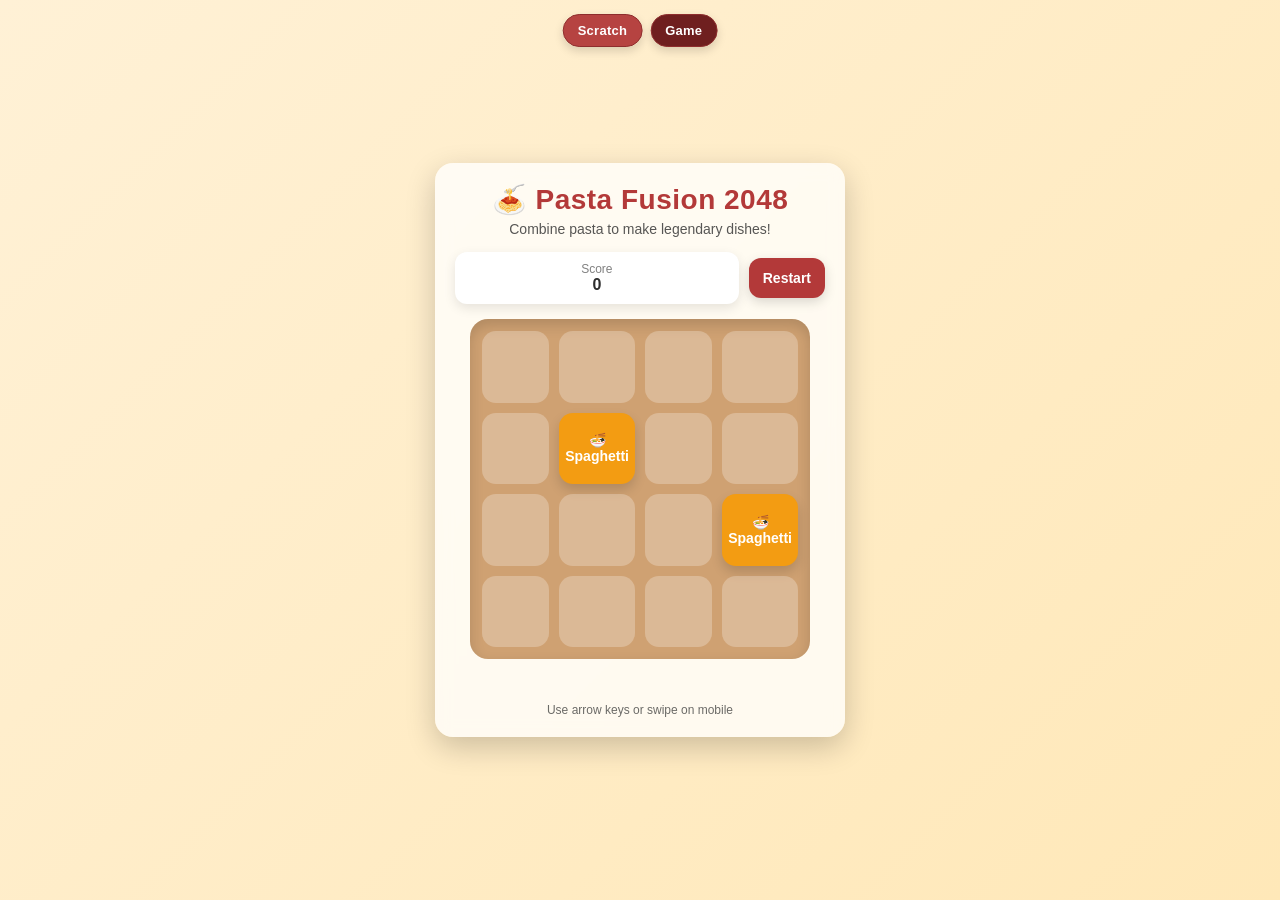
<file: game.html>
<!DOCTYPE html>
<html lang="en">
<head>
  <meta charset="UTF-8" />
  <meta name="viewport" content="width=device-width, initial-scale=1.0"/>
  <title>Pasta Fusion 2048</title>

  <style>
    :root {
      --bg: #fff6e6;
      --card: rgba(255, 255, 255, 0.75);
      --board: #cfa172;
      --empty: rgba(255,255,255,0.25);
      --accent: #b33939;
      --text: #2d2d2d;
    }

    body {
      font-family: "Trebuchet MS", Arial, sans-serif;
      background: linear-gradient(135deg, #fff1d6, #ffe8b8);
      margin: 0;
      height: 100vh;
      display: flex;
      justify-content: center;
      align-items: center;
      color: var(--text);
    }

    .page-tabs {
      position: fixed;
      top: 14px;
      left: 50%;
      transform: translateX(-50%);
      display: flex;
      gap: 8px;
      z-index: 30;
    }

    .page-tab {
      text-decoration: none;
      color: #fff;
      background: rgba(179, 57, 57, 0.95);
      border: 1px solid #8e2d2d;
      border-radius: 999px;
      padding: 8px 14px;
      font-size: 13px;
      font-weight: bold;
      letter-spacing: 0.02em;
      box-shadow: 0 4px 10px rgba(0, 0, 0, 0.15);
    }

    .page-tab:hover {
      background: #8e2d2d;
    }

    .page-tab.active {
      background: #6f1f1f;
      cursor: default;
    }

    .container {
      width: 370px;
      padding: 20px;
      border-radius: 18px;
      background: var(--card);
      box-shadow: 0 10px 30px rgba(0,0,0,0.2);
      text-align: center;
      backdrop-filter: blur(8px);
    }

    h1 {
      margin: 0;
      font-size: 28px;
      color: var(--accent);
      letter-spacing: 0.5px;
    }

    .subtitle {
      font-size: 14px;
      margin-top: 5px;
      opacity: 0.8;
    }

    .top-bar {
      display: flex;
      justify-content: space-between;
      align-items: center;
      margin: 15px 0;
      gap: 10px;
    }

    .score-box {
      flex: 1;
      background: white;
      border-radius: 12px;
      padding: 10px;
      font-weight: bold;
      box-shadow: 0 4px 12px rgba(0,0,0,0.1);
    }

    .score-box span {
      display: block;
      font-size: 12px;
      font-weight: normal;
      opacity: 0.6;
    }

    button {
      border: none;
      border-radius: 12px;
      padding: 12px 14px;
      background: var(--accent);
      color: white;
      font-size: 14px;
      font-weight: bold;
      cursor: pointer;
      transition: transform 0.1s ease, background 0.2s ease;
      box-shadow: 0 4px 12px rgba(0,0,0,0.15);
    }

    button:hover {
      background: #8e2d2d;
      transform: translateY(-2px);
    }

    button:active {
      transform: scale(0.97);
    }

    #game-board {
      width: 340px;
      height: 340px;
      background: var(--board);
      border-radius: 18px;
      display: grid;
      grid-template-columns: repeat(4, 1fr);
      grid-template-rows: repeat(4, 1fr);
      gap: 10px;
      padding: 12px;
      box-sizing: border-box;
      box-shadow: inset 0 6px 14px rgba(0,0,0,0.15);
      margin: auto;
      touch-action: none;
    }

    .tile {
      border-radius: 14px;
      display: flex;
      justify-content: center;
      align-items: center;
      font-weight: bold;
      font-size: 14px;
      text-align: center;
      padding: 6px;
      box-sizing: border-box;
      user-select: none;
      transform: scale(1);
      animation: spawn 0.15s ease;
      box-shadow: 0 6px 12px rgba(0,0,0,0.15);
    }

    .empty {
      background: var(--empty);
      box-shadow: none;
      animation: none;
    }

    @keyframes spawn {
      from { transform: scale(0.6); opacity: 0.5; }
      to { transform: scale(1); opacity: 1; }
    }

    @keyframes pop {
      0% { transform: scale(1); }
      50% { transform: scale(1.12); }
      100% { transform: scale(1); }
    }

    .pop {
      animation: pop 0.18s ease;
    }

    #message {
      margin-top: 12px;
      font-size: 15px;
      font-weight: bold;
      min-height: 22px;
    }

    .hint {
      font-size: 12px;
      opacity: 0.7;
      margin-top: 10px;
    }
  </style>
</head>

<body>
  <nav class="page-tabs" aria-label="Page tabs">
    <a class="page-tab" href="scratch.html">Scratch</a>
    <a class="page-tab active" href="game.html" aria-current="page">Game</a>
  </nav>

  <div class="container">
    <h1>🍝 Pasta Fusion 2048</h1>
    <div class="subtitle">Combine pasta to make legendary dishes!</div>

    <div class="top-bar">
      <div class="score-box" id="scoreBox">
        <span>Score</span>
        <div id="score">0</div>
      </div>
      <button onclick="resetGame()">Restart</button>
    </div>

    <div id="game-board"></div>
    <div id="message"></div>
    <div class="hint">Use arrow keys or swipe on mobile</div>
  </div>

  <script>
    const boardSize = 4;
    let board = [];
    let score = 0;

    const pastaLevels = [
      "🍜 Spaghetti",
      "🌀 Penne",
      "🧄 Rigatoni",
      "🥟 Ravioli",
      "🧀 Lasagna",
      "🥓 Carbonara",
      "🍤 Alfredo",
      "⭐ Nonna’s Special"
    ];

    const tileColors = [
      "#f39c12",
      "#e67e22",
      "#d35400",
      "#c0392b",
      "#8e44ad",
      "#2980b9",
      "#27ae60",
      "#2c3e50"
    ];

    function initBoard() {
      board = Array(boardSize).fill().map(() => Array(boardSize).fill(0));
      score = 0;
      document.getElementById("message").textContent = "";
      addRandomTile();
      addRandomTile();
      updateBoard();
    }

    function addRandomTile() {
      let empty = [];
      for (let r = 0; r < boardSize; r++) {
        for (let c = 0; c < boardSize; c++) {
          if (board[r][c] === 0) empty.push({r, c});
        }
      }
      if (empty.length === 0) return;

      let spot = empty[Math.floor(Math.random() * empty.length)];
      board[spot.r][spot.c] = Math.random() < 0.9 ? 1 : 2;
    }

    function updateBoard(popTiles = []) {
      const gameBoard = document.getElementById("game-board");
      gameBoard.innerHTML = "";

      for (let r = 0; r < boardSize; r++) {
        for (let c = 0; c < boardSize; c++) {
          const val = board[r][c];
          const tile = document.createElement("div");

          if (val === 0) {
            tile.className = "tile empty";
          } else {
            tile.className = "tile";
            tile.textContent = pastaLevels[val - 1];
            tile.style.background = tileColors[val - 1];
            tile.style.color = "white";

            if (popTiles.some(t => t.r === r && t.c === c)) {
              tile.classList.add("pop");
            }
          }

          gameBoard.appendChild(tile);
        }
      }

      document.getElementById("score").textContent = score;

      if (checkWin()) {
        document.getElementById("message").textContent = "🎉 You made Nonna proud! YOU WIN!";
      } else if (checkGameOver()) {
        document.getElementById("message").textContent = "💀 Game Over! The kitchen is closed.";
      }
    }

    function slide(row, rowIndex, reversed=false) {
      let arr = row.filter(v => v !== 0);
      let mergedPositions = [];

      for (let i = 0; i < arr.length - 1; i++) {
        if (arr[i] === arr[i + 1]) {
          arr[i]++;
          score += arr[i] * 10;
          arr[i + 1] = 0;
          mergedPositions.push(i);
        }
      }

      arr = arr.filter(v => v !== 0);

      while (arr.length < boardSize) arr.push(0);

      return { newRow: arr, mergedPositions };
    }

    function rotateBoard() {
      let newBoard = Array(boardSize).fill().map(() => Array(boardSize).fill(0));
      for (let r = 0; r < boardSize; r++) {
        for (let c = 0; c < boardSize; c++) {
          newBoard[c][boardSize - 1 - r] = board[r][c];
        }
      }
      board = newBoard;
    }

    function moveLeft() {
      let moved = false;
      let popTiles = [];

      for (let r = 0; r < boardSize; r++) {
        let original = [...board[r]];
        let result = slide(board[r], r);

        board[r] = result.newRow;

        if (original.toString() !== board[r].toString()) moved = true;

        result.mergedPositions.forEach(pos => {
          popTiles.push({ r: r, c: pos });
        });
      }

      return { moved, popTiles };
    }

    function move(direction) {
      if (checkWin() || checkGameOver()) return;

      let movedResult;

      if (direction === "left") {
        movedResult = moveLeft();
      }
      else if (direction === "up") {
        rotateBoard(); rotateBoard(); rotateBoard();
        movedResult = moveLeft();
        rotateBoard();
      }
      else if (direction === "right") {
        rotateBoard(); rotateBoard();
        movedResult = moveLeft();
        rotateBoard(); rotateBoard();
      }
      else if (direction === "down") {
        rotateBoard();
        movedResult = moveLeft();
        rotateBoard(); rotateBoard(); rotateBoard();
      }

      if (movedResult.moved) {
        addRandomTile();
        updateBoard(movedResult.popTiles);
      }
    }

    function checkWin() {
      for (let r = 0; r < boardSize; r++) {
        for (let c = 0; c < boardSize; c++) {
          if (board[r][c] === pastaLevels.length) return true;
        }
      }
      return false;
    }

    function checkGameOver() {
      for (let r = 0; r < boardSize; r++) {
        for (let c = 0; c < boardSize; c++) {
          if (board[r][c] === 0) return false;
          if (c < boardSize - 1 && board[r][c] === board[r][c + 1]) return false;
          if (r < boardSize - 1 && board[r][c] === board[r + 1][c]) return false;
        }
      }
      return true;
    }

    function resetGame() {
      initBoard();
    }

    // Keyboard Controls
    document.addEventListener("keydown", (e) => {
      if (e.key === "ArrowLeft") move("left");
      if (e.key === "ArrowRight") move("right");
      if (e.key === "ArrowUp") move("up");
      if (e.key === "ArrowDown") move("down");
    });

    // Swipe Controls (Mobile)
    let touchStartX = 0;
    let touchStartY = 0;

    const boardElement = document.getElementById("game-board");

    boardElement.addEventListener("touchstart", (e) => {
      touchStartX = e.touches[0].clientX;
      touchStartY = e.touches[0].clientY;
    });

    boardElement.addEventListener("touchend", (e) => {
      let touchEndX = e.changedTouches[0].clientX;
      let touchEndY = e.changedTouches[0].clientY;

      let dx = touchEndX - touchStartX;
      let dy = touchEndY - touchStartY;

      if (Math.abs(dx) > Math.abs(dy)) {
        if (dx > 40) move("right");
        else if (dx < -40) move("left");
      } else {
        if (dy > 40) move("down");
        else if (dy < -40) move("up");
      }
    });

    initBoard();
  </script>
</body>
</html>
</file>
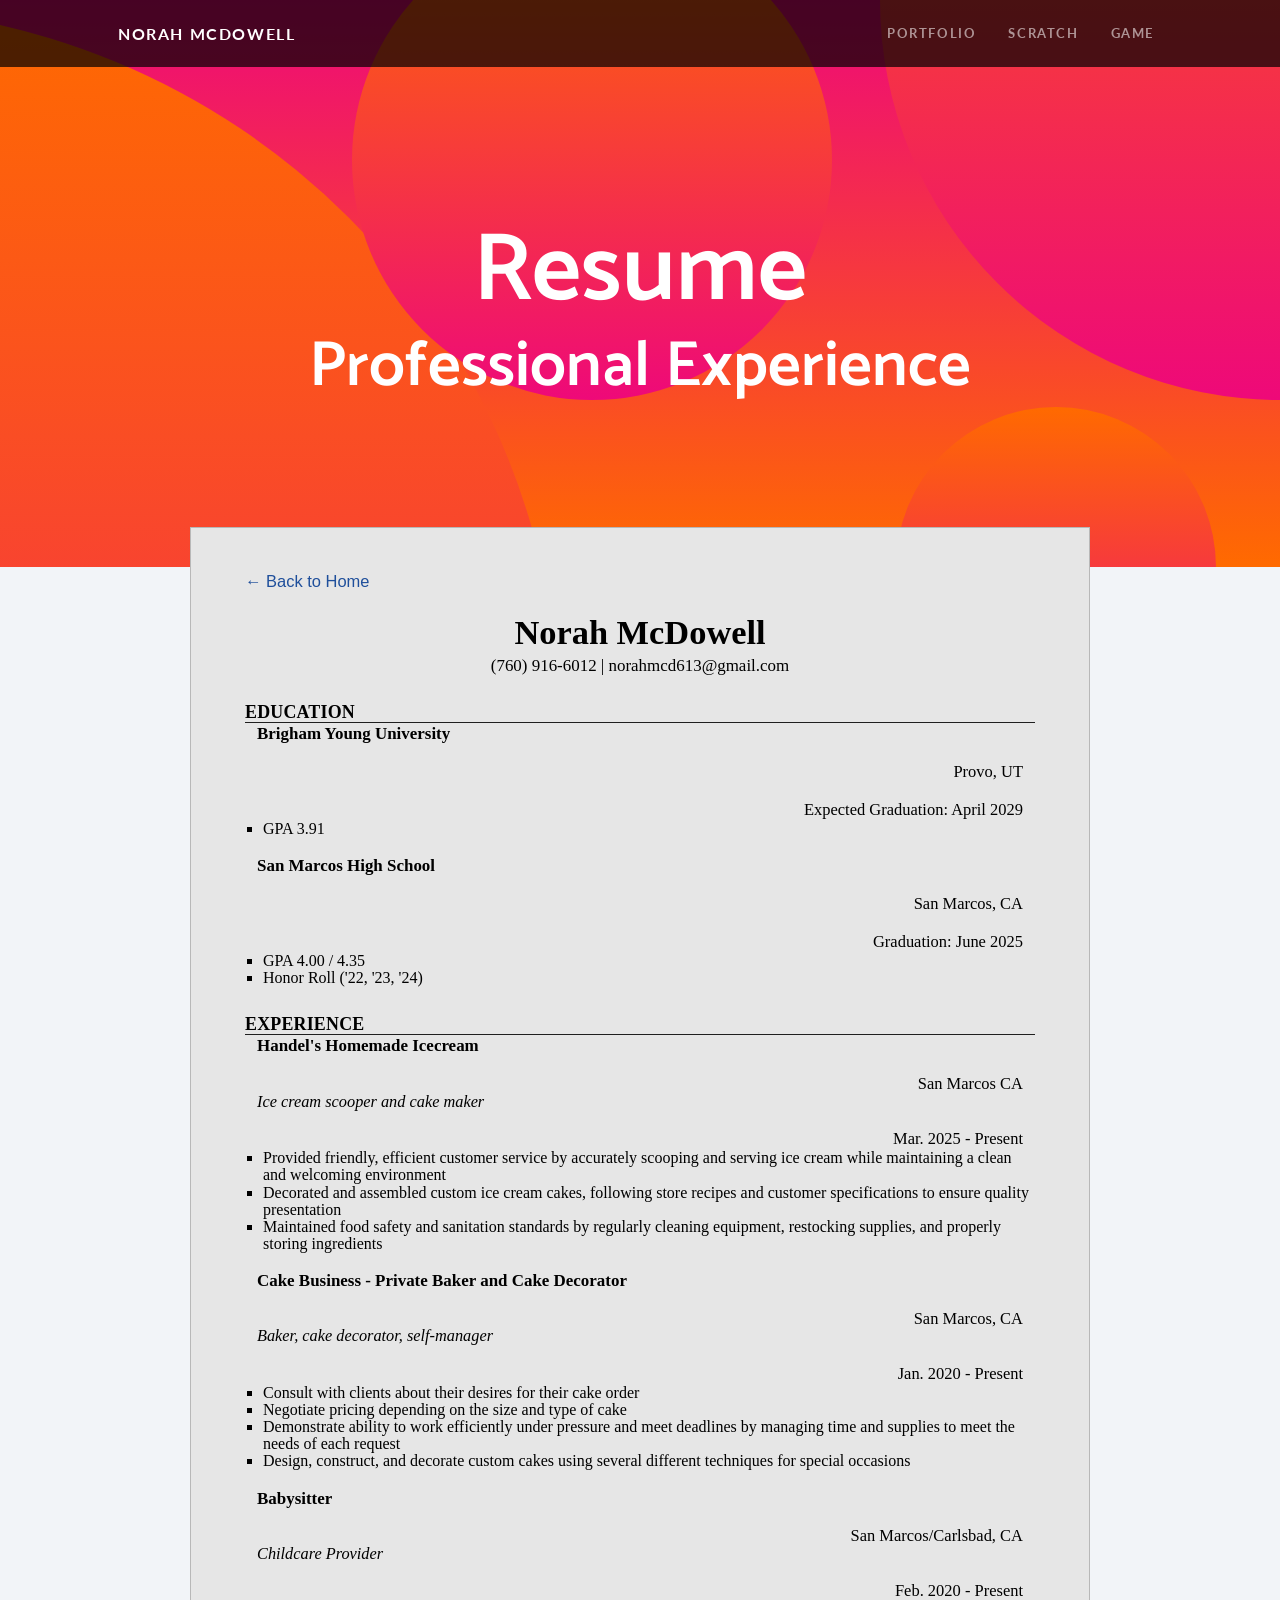
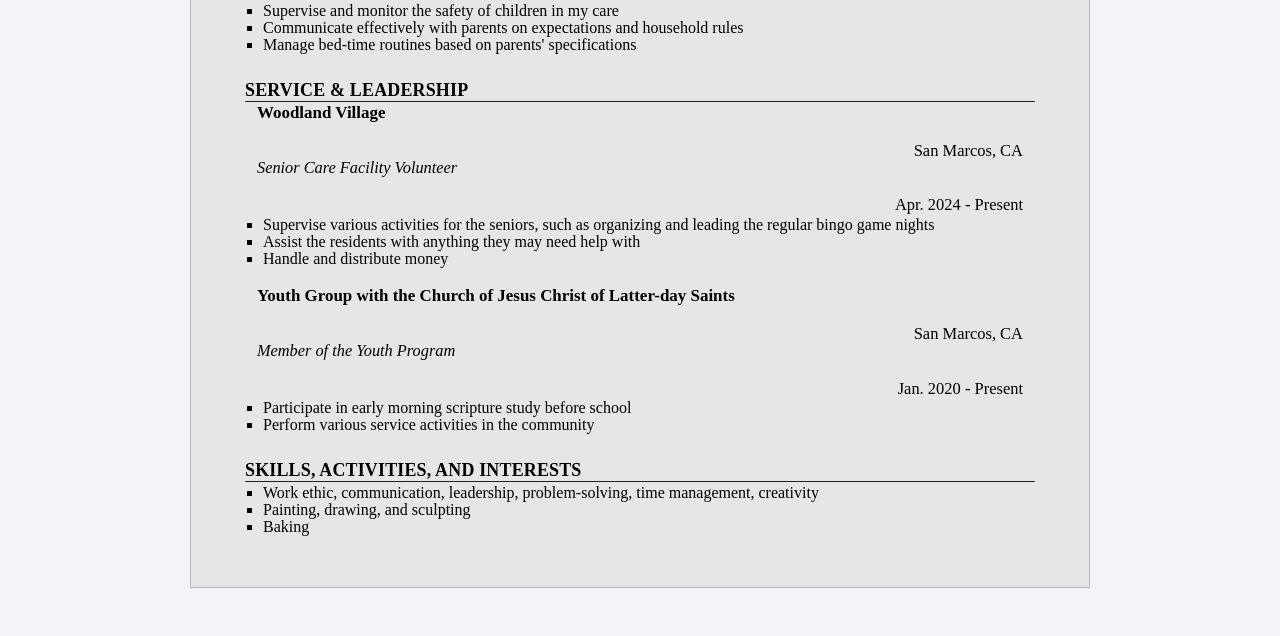
<file: resume.html>
<!DOCTYPE html>
<html lang="en">
<head>
  <meta charset="utf-8" />
  <meta name="viewport" content="width=device-width, initial-scale=1" />
  <title>Norah McDowell Resume</title>
  <link rel="icon" type="image/x-icon" href="assets/favicon.ico" />
  <link href="https://fonts.googleapis.com/css?family=Catamaran:100,200,300,400,500,600,700,800,900" rel="stylesheet" />
  <link href="https://fonts.googleapis.com/css?family=Lato:100,100i,300,300i,400,400i,700,700i,900,900i" rel="stylesheet" />
  <link href="css/styles.css" rel="stylesheet" />
  <style>
    :root {
      --paper: #ffffff;
      --ink: #101010;
      --line: #2b2b2b;
      --bg: #f2f4f8;
    }

    * {
      box-sizing: border-box;
    }

    body {
      margin: 0;
      background: var(--bg);
    }

    .resume-hero {
      padding-top: calc(5rem + 72px);
      padding-bottom: 4rem;
    }

    .resume-shell {
      max-width: 980px;
      margin: -2.5rem auto 3rem;
      padding: 0 24px;
      position: relative;
      z-index: 2;
    }

    .resume {
      max-width: 900px;
      margin: 0 auto;
      background: #e6e6e6;
      border: 1px solid #b8b8b8;
      padding: 44px 54px 52px;
      box-shadow: none;
      line-height: 1.12;
      color: #000;
      font-family: "Times New Roman", Times, serif;
      font-size: 1.03rem;
    }

    .resume,
    .resume * {
      font-family: "Times New Roman", Times, serif;
    }

    .top-link {
      display: inline-block;
      margin-bottom: 22px;
      font-family: Arial, Helvetica, sans-serif;
      color: #1f4f9b;
      text-decoration: none;
    }

    .resume h1 {
      font-size: 2.15rem;
      margin: 0;
      text-align: center;
      font-weight: 700;
      letter-spacing: 0;
    }

    .contact {
      text-align: center;
      font-size: 1.06rem;
      margin: 2px 0 14px;
    }

    .section {
      margin-top: 28px;
    }

    .section-title {
      text-transform: uppercase;
      font-size: 1.12rem;
      font-weight: 700;
      font-variant: small-caps;
      border-bottom: 1px solid #1f1f1f;
      margin: 0 0 2px;
      letter-spacing: 0.2px;
      line-height: 1.1;
    }

    .entry {
      margin: 0;
    }

    .entry + .entry {
      margin-top: 20px;
    }

    .row {
      display: flex;
      justify-content: space-between;
      gap: 20px;
      align-items: flex-end;
      margin: 0;
      line-height: 1.06;
    }

    .entry .row + .row {
      margin-top: 0;
    }

    .row strong {
      font-size: 1.06rem;
      font-weight: 700;
      line-height: 1.06;
    }

    .right {
      text-align: right;
      font-size: 1.03rem;
      white-space: nowrap;
      line-height: 1.06;
    }

    .subrole {
      font-style: italic;
      font-size: 1.02rem;
      margin-top: 0;
      line-height: 1.05;
    }

    .entry ul,
    .section > ul {
      margin: 2px 0 0 18px;
      padding: 0;
      list-style-type: square;
    }

    .resume li {
      font-size: 1rem;
      line-height: 1.07;
      margin: 0;
    }

    @media (max-width: 900px) {
      .resume-shell {
        margin: -1.6rem auto 1.5rem;
        padding: 0 10px;
      }

      .resume {
        padding: 24px 18px;
        font-size: 0.98rem;
      }

      .resume h1 {
        font-size: 1.7rem;
      }

      .contact {
        font-size: 0.98rem;
      }

      .section-title {
        font-size: 1.02rem;
      }

      .row {
        flex-direction: column;
        align-items: flex-start;
        gap: 1px;
      }

      .row strong {
        font-size: 1.02rem;
      }

      .right {
        text-align: left;
        white-space: normal;
        font-size: 0.98rem;
      }

      .subrole {
        font-size: 0.98rem;
      }

      .resume li {
        font-size: 0.97rem;
        line-height: 1.18;
      }
    }
  </style>
</head>
<body>
  <nav class="navbar navbar-expand-lg navbar-dark navbar-custom fixed-top">
    <div class="container px-5">
      <a class="navbar-brand" href="index.html">Norah McDowell</a>
      <div>
        <ul class="navbar-nav ms-auto flex-row gap-3">
          <li class="nav-item"><a class="nav-link" href="index.html">Portfolio</a></li>
          <li class="nav-item"><a class="nav-link" href="scratch.html">Scratch</a></li>
          <li class="nav-item"><a class="nav-link" href="game.html">Game</a></li>
        </ul>
      </div>
    </div>
  </nav>

  <header class="masthead text-center text-white resume-hero">
    <div class="masthead-content">
      <div class="container px-5">
        <h1 class="masthead-heading mb-0">Resume</h1>
        <h2 class="masthead-subheading mb-0">Professional Experience</h2>
      </div>
    </div>
    <div class="bg-circle-1 bg-circle"></div>
    <div class="bg-circle-2 bg-circle"></div>
    <div class="bg-circle-3 bg-circle"></div>
    <div class="bg-circle-4 bg-circle"></div>
  </header>

  <div class="resume-shell">
  <main class="resume">
    <a class="top-link" href="index.html">&larr; Back to Home</a>

    <h1>Norah McDowell</h1>
    <p class="contact">(760) 916-6012 | norahmcd613@gmail.com</p>

    <section class="section">
      <h2 class="section-title">Education</h2>

      <article class="entry">
        <div class="row">
          <strong>Brigham Young University</strong>
          <div class="right">Provo, UT</div>
        </div>
        <div class="row">
          <div></div>
          <div class="right">Expected Graduation: April 2029</div>
        </div>
        <ul>
          <li>GPA 3.91</li>
        </ul>
      </article>

      <article class="entry">
        <div class="row">
          <strong>San Marcos High School</strong>
          <div class="right">San Marcos, CA</div>
        </div>
        <div class="row">
          <div></div>
          <div class="right">Graduation: June 2025</div>
        </div>
        <ul>
          <li>GPA 4.00 / 4.35</li>
          <li>Honor Roll ('22, '23, '24)</li>
        </ul>
      </article>
    </section>

    <section class="section">
      <h2 class="section-title">Experience</h2>

      <article class="entry">
        <div class="row">
          <strong>Handel's Homemade Icecream</strong>
          <div class="right">San Marcos CA</div>
        </div>
        <div class="row">
          <div class="subrole">Ice cream scooper and cake maker</div>
          <div class="right">Mar. 2025 - Present</div>
        </div>
        <ul>
          <li>Provided friendly, efficient customer service by accurately scooping and serving ice cream while maintaining a clean and welcoming environment</li>
          <li>Decorated and assembled custom ice cream cakes, following store recipes and customer specifications to ensure quality presentation</li>
          <li>Maintained food safety and sanitation standards by regularly cleaning equipment, restocking supplies, and properly storing ingredients</li>
        </ul>
      </article>

      <article class="entry">
        <div class="row">
          <strong>Cake Business - Private Baker and Cake Decorator</strong>
          <div class="right">San Marcos, CA</div>
        </div>
        <div class="row">
          <div class="subrole">Baker, cake decorator, self-manager</div>
          <div class="right">Jan. 2020 - Present</div>
        </div>
        <ul>
          <li>Consult with clients about their desires for their cake order</li>
          <li>Negotiate pricing depending on the size and type of cake</li>
          <li>Demonstrate ability to work efficiently under pressure and meet deadlines by managing time and supplies to meet the needs of each request</li>
          <li>Design, construct, and decorate custom cakes using several different techniques for special occasions</li>
        </ul>
      </article>

      <article class="entry">
        <div class="row">
          <strong>Babysitter</strong>
          <div class="right">San Marcos/Carlsbad, CA</div>
        </div>
        <div class="row">
          <div class="subrole">Childcare Provider</div>
          <div class="right">Feb. 2020 - Present</div>
        </div>
        <ul>
          <li>Supervise and monitor the safety of children in my care</li>
          <li>Communicate effectively with parents on expectations and household rules</li>
          <li>Manage bed-time routines based on parents' specifications</li>
        </ul>
      </article>
    </section>

    <section class="section">
      <h2 class="section-title">Service &amp; Leadership</h2>

      <article class="entry">
        <div class="row">
          <strong>Woodland Village</strong>
          <div class="right">San Marcos, CA</div>
        </div>
        <div class="row">
          <div class="subrole">Senior Care Facility Volunteer</div>
          <div class="right">Apr. 2024 - Present</div>
        </div>
        <ul>
          <li>Supervise various activities for the seniors, such as organizing and leading the regular bingo game nights</li>
          <li>Assist the residents with anything they may need help with</li>
          <li>Handle and distribute money</li>
        </ul>
      </article>

      <article class="entry">
        <div class="row">
          <strong>Youth Group with the Church of Jesus Christ of Latter-day Saints</strong>
          <div class="right">San Marcos, CA</div>
        </div>
        <div class="row">
          <div class="subrole">Member of the Youth Program</div>
          <div class="right">Jan. 2020 - Present</div>
        </div>
        <ul>
          <li>Participate in early morning scripture study before school</li>
          <li>Perform various service activities in the community</li>
        </ul>
      </article>
    </section>

    <section class="section">
      <h2 class="section-title">Skills, Activities, and Interests</h2>
      <ul>
        <li>Work ethic, communication, leadership, problem-solving, time management, creativity</li>
        <li>Painting, drawing, and sculpting</li>
        <li>Baking</li>
      </ul>
    </section>
  </main>
  </div>
</body>
</html>
</file>
